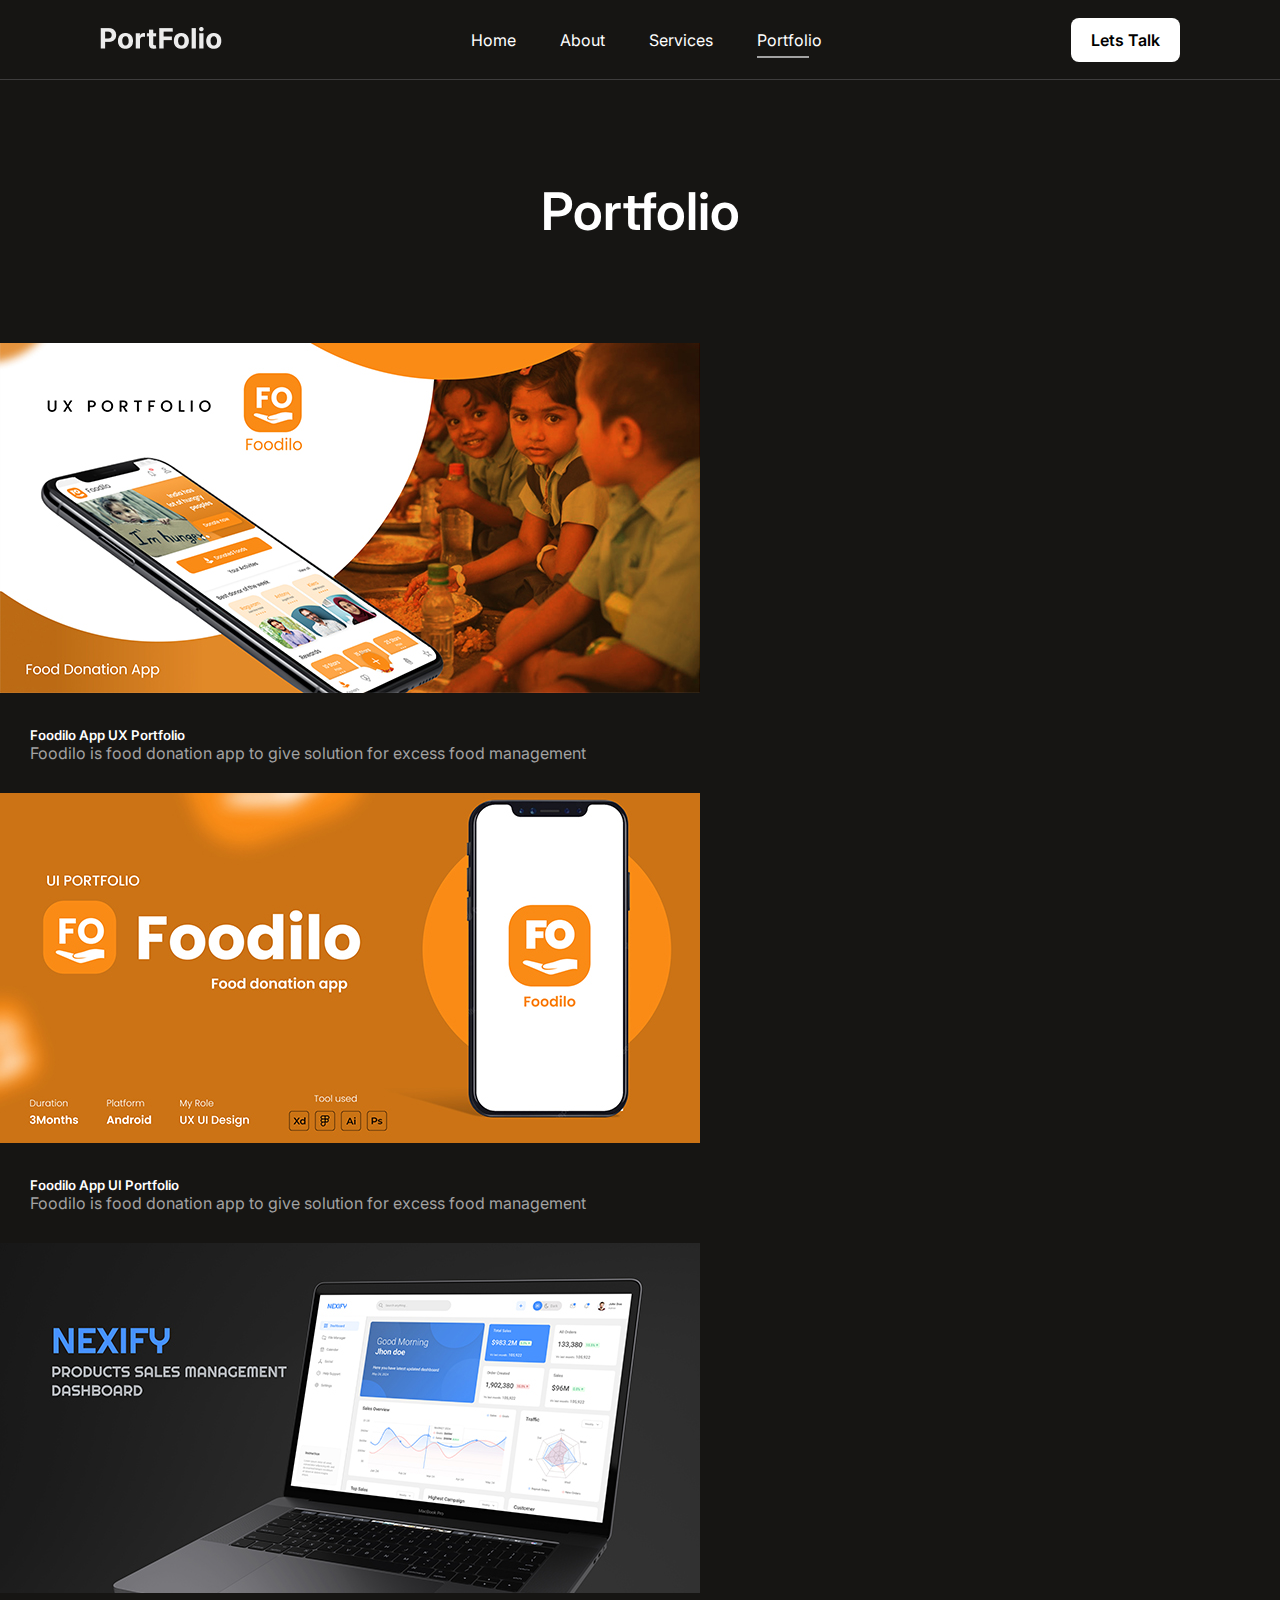
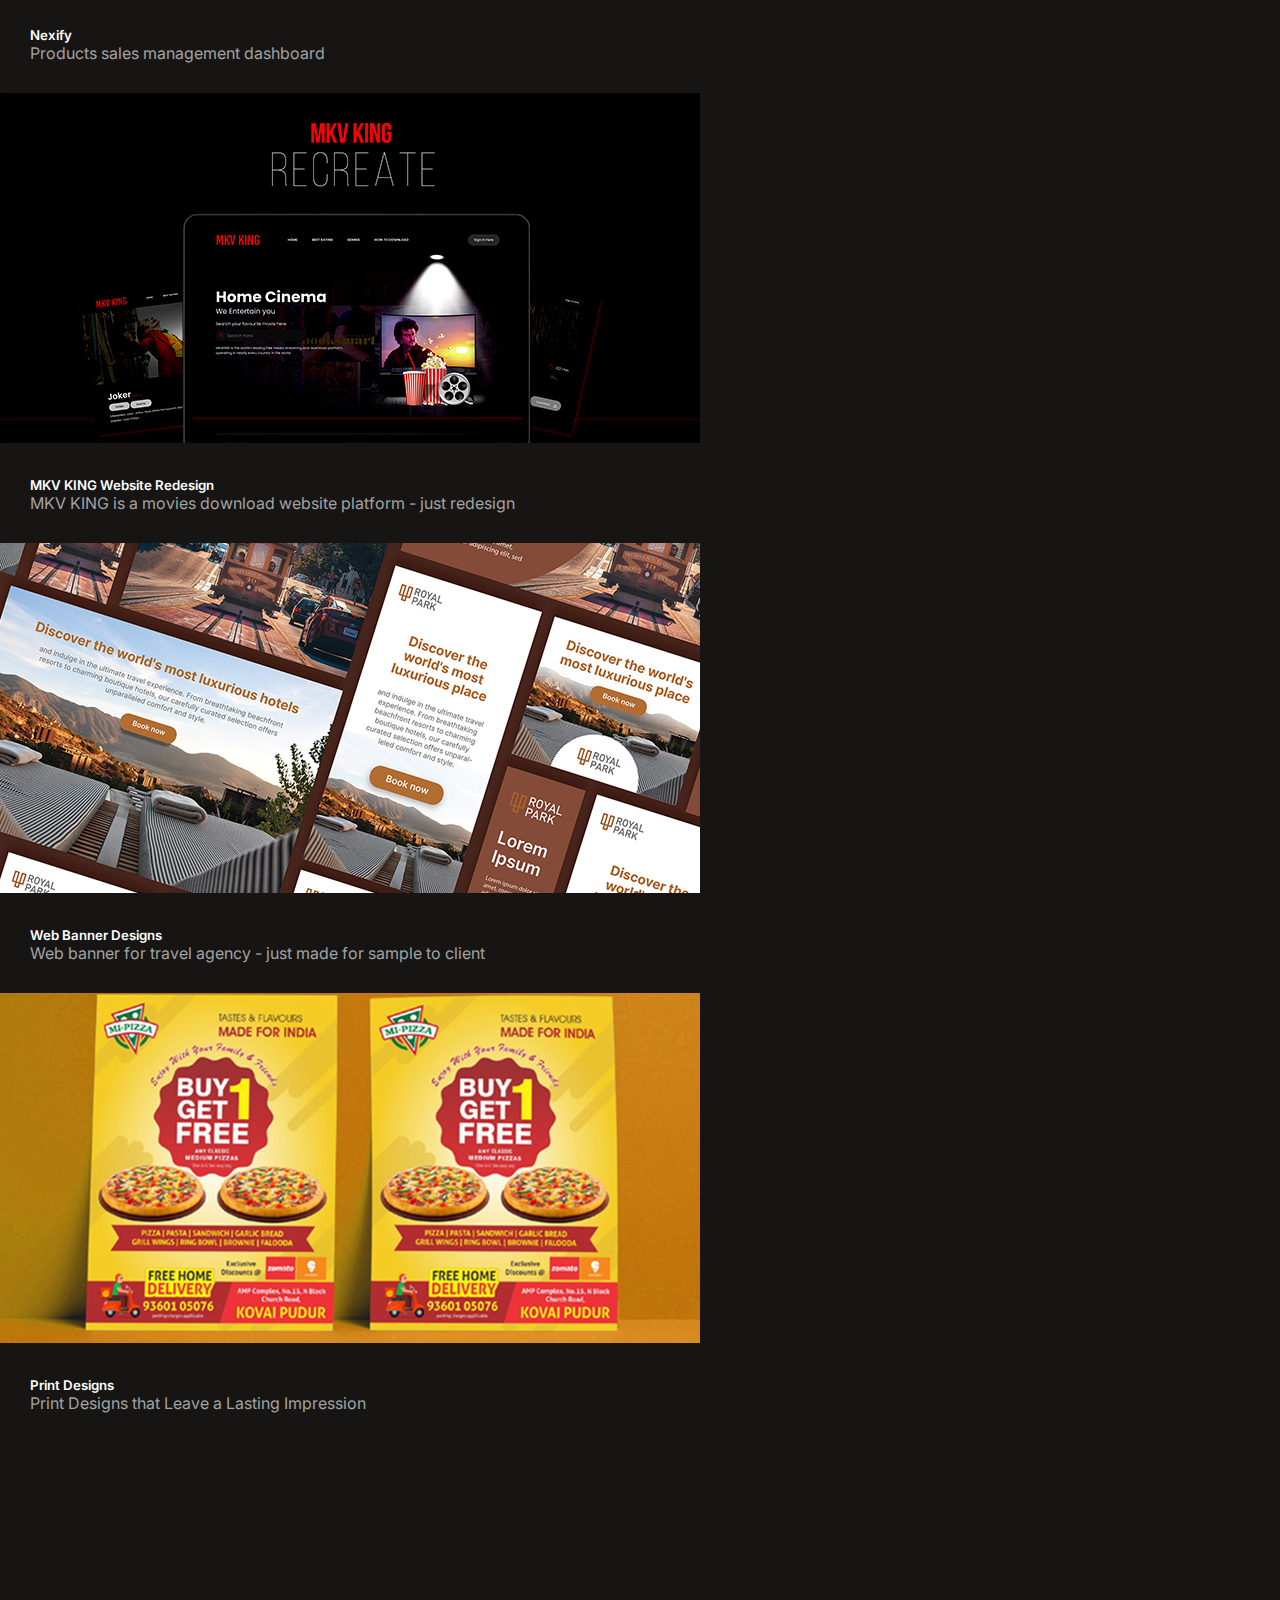
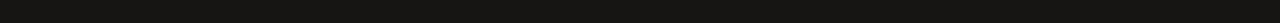
<file: portfolio.html>
<!DOCTYPE html>
<html lang="en">
  <head>
    <meta charset="UTF-8" />
    <meta name="viewport" content="width=device-width, initial-scale=1.0" />
    <title>Document</title>

    <link rel="stylesheet" href="/Styles/style.css" />

    <!-- Bootstrap CDN  -->
    <link
      href="https://cdn.jsdelivr.net/npm/bootstrap@5.0.2/dist/css/bootstrap.min.css"
      rel="stylesheet"
      integrity="sha384-EVSTQN3/azprG1Anm3QDgpJLIm9Nao0Yz1ztcQTwFspd3yD65VohhpuuCOmLASjC"
      crossorigin="anonymous"
    />
    <script
      src="https://cdn.jsdelivr.net/npm/bootstrap@5.0.2/dist/js/bootstrap.bundle.min.js"
      integrity="sha384-MrcW6ZMFYlzcLA8Nl+NtUVF0sA7MsXsP1UyJoMp4YLEuNSfAP+JcXn/tWtIaxVXM"
      crossorigin="anonymous"
    ></script>

    <!-- feather icon  -->
    <link
      rel="stylesheet"
      href="https://cdnjs.cloudflare.com/ajax/libs/font-awesome/6.5.1/css/all.min.css"
    />

    <!-- font  -->
    <style>
      @import url("https://fonts.googleapis.com/css2?family=Inter:wght@100..900&display=swap");
    </style>
  </head>
  <body>
    <header class="header-section">
      <div class="logo">
        <a href="/index.html">
          <div class="logo-image">
            <img src="/Images/Logo.png" alt="" />
          </div>
        </a>
      </div>
      <ul class="navbar">
        <li><a href="index.html">Home</a></li>
        <li><a href="about.html">About</a></li>
        <li><a href="services.html">Services</a></li>
        <li><a href="#portfolio" class="active">Portfolio</a></li>
      </ul>
      <div class="nav-icons">
        <i class="fas fa-bars" id="menu-bars"></i>
        <a href="https://web.whatsapp.com/send/?phone=8248668791&amp;text&amp;type=phone_number&amp;app_absent=0" title="Share on WhatsApp" id="action-button" class="_9vcv _advm _9scb" data-ms="{&quot;creative&quot;:&quot;link&quot;}"><span class="_advp _aeam">Lets Talk</a>
      </div>
    </header>

    <section class="portfolio-page">
      <h1>Portfolio</h1>
      <div class="container">
        <div class="row">
          <div class="col-12 col-lg-6 col-md-12 p-3">
            <a href="https://www.behance.net/gallery/161220581/Foodilo-App-UX-Portfolio" style="text-decoration: none">
              <div class="card bg-dark">
                <img
                  src="/Images/portfolio-image-1.jpg"
                  class="card-img-top"
                  alt="..."
                />
                <div class="card-body" style="padding: 30px">
                  <h5 class="card-title" style="font-weight: 600">
                    Foodilo App UX Portfolio
                  </h5>
                  <p class="card-text">
                    Foodilo is food donation app to give solution for excess
                    food management
                  </p>
                </div>
              </div>
            </a>
          </div>

          <div class="col-12 col-lg-6 col-md-12 p-3">
            <a href="https://www.behance.net/gallery/161223671/Foodilo-UI-Portfolio" style="text-decoration: none">
              <div class="card bg-dark">
                <img
                  src="/Images/portfolio-image-2.jpg"
                  class="card-img-top"
                  alt="..."
                />
                <div class="card-body" style="padding: 30px">
                  <h5 class="card-title" style="font-weight: 600">
                    Foodilo App UI Portfolio
                  </h5>
                  <p class="card-text">
                    Foodilo is food donation app to give solution for excess
                    food management
                  </p>
                </div>
              </div>
            </a>
          </div>
        </div>
      </div>

      <div class="container">
        <div class="row">
          <div class="col-12 col-lg-6 col-md-12 p-3">
            <a href="https://www.behance.net/gallery/189296285/Nexify" style="text-decoration: none">
              <div class="card bg-dark">
                <img
                  src="/Images/portfolio-image-3.jpg"
                  class="card-img-top"
                  alt="..."
                />
                <div class="card-body" style="padding: 30px">
                  <h5 class="card-title" style="font-weight: 600">
                    Nexify
                  </h5>
                  <p class="card-text">
                    Products sales management dashboard
                  </p>
                </div>
              </div>
            </a>
          </div>

          <div class="col-12 col-lg-6 col-md-12 p-3">
            <a href="https://www.behance.net/gallery/160867749/MKV-KING-redesign" style="text-decoration: none">
              <div class="card bg-dark">
                <img
                  src="/Images/portfolio-image-4.jpg"
                  class="card-img-top"
                  alt="..."
                />
                <div class="card-body" style="padding: 30px">
                  <h5 class="card-title" style="font-weight: 600">
                    MKV KING Website Redesign
                  </h5>
                  <p class="card-text">
                    MKV KING is a movies download website platform - just redesign
                  </p>
                </div>
              </div>
            </a>
          </div>
        </div>
      </div>
      <div class="container">
        <div class="row">
          <div class="col-12 col-lg-6 col-md-12 p-3">
            <a href="https://www.behance.net/gallery/176222805/Web-banner-design" style="text-decoration: none">
              <div class="card bg-dark">
                <img
                  src="/Images/portfolio-image-5.jpg"
                  class="card-img-top"
                  alt="..."
                />
                <div class="card-body" style="padding: 30px">
                  <h5 class="card-title" style="font-weight: 600">
                    Web Banner Designs
                  </h5>
                  <p class="card-text">
                    Web banner for travel agency - just made for sample to client
                  </p>
                </div>
              </div>
            </a>
          </div>

          <div class="col-12 col-lg-6 col-md-12 p-3">
            <a href="https://drive.google.com/file/d/18v-sW9c8Hb0Jd_WxPvg5bn0EV2fAp6o-/view?usp=sharing" style="text-decoration: none">
              <div class="card bg-dark">
                <img
                  src="/Images/portfolio-image-6.jpg"
                  class="card-img-top"
                  alt="..."
                />
                <div class="card-body" style="padding: 30px">
                  <h5 class="card-title" style="font-weight: 600">
                    Print Designs
                  </h5>
                  <p class="card-text">
                    Print Designs that Leave a Lasting Impression
                  </p>
                </div>
              </div>
            </a>
          </div>
        </div>
      </div>
    </section>

    <script src="https://flackr.github.io/scroll-timeline/dist/scroll-timeline.js"></script>
    <script src="/Script/script.js"></script>
  </body>
</html>
</file>
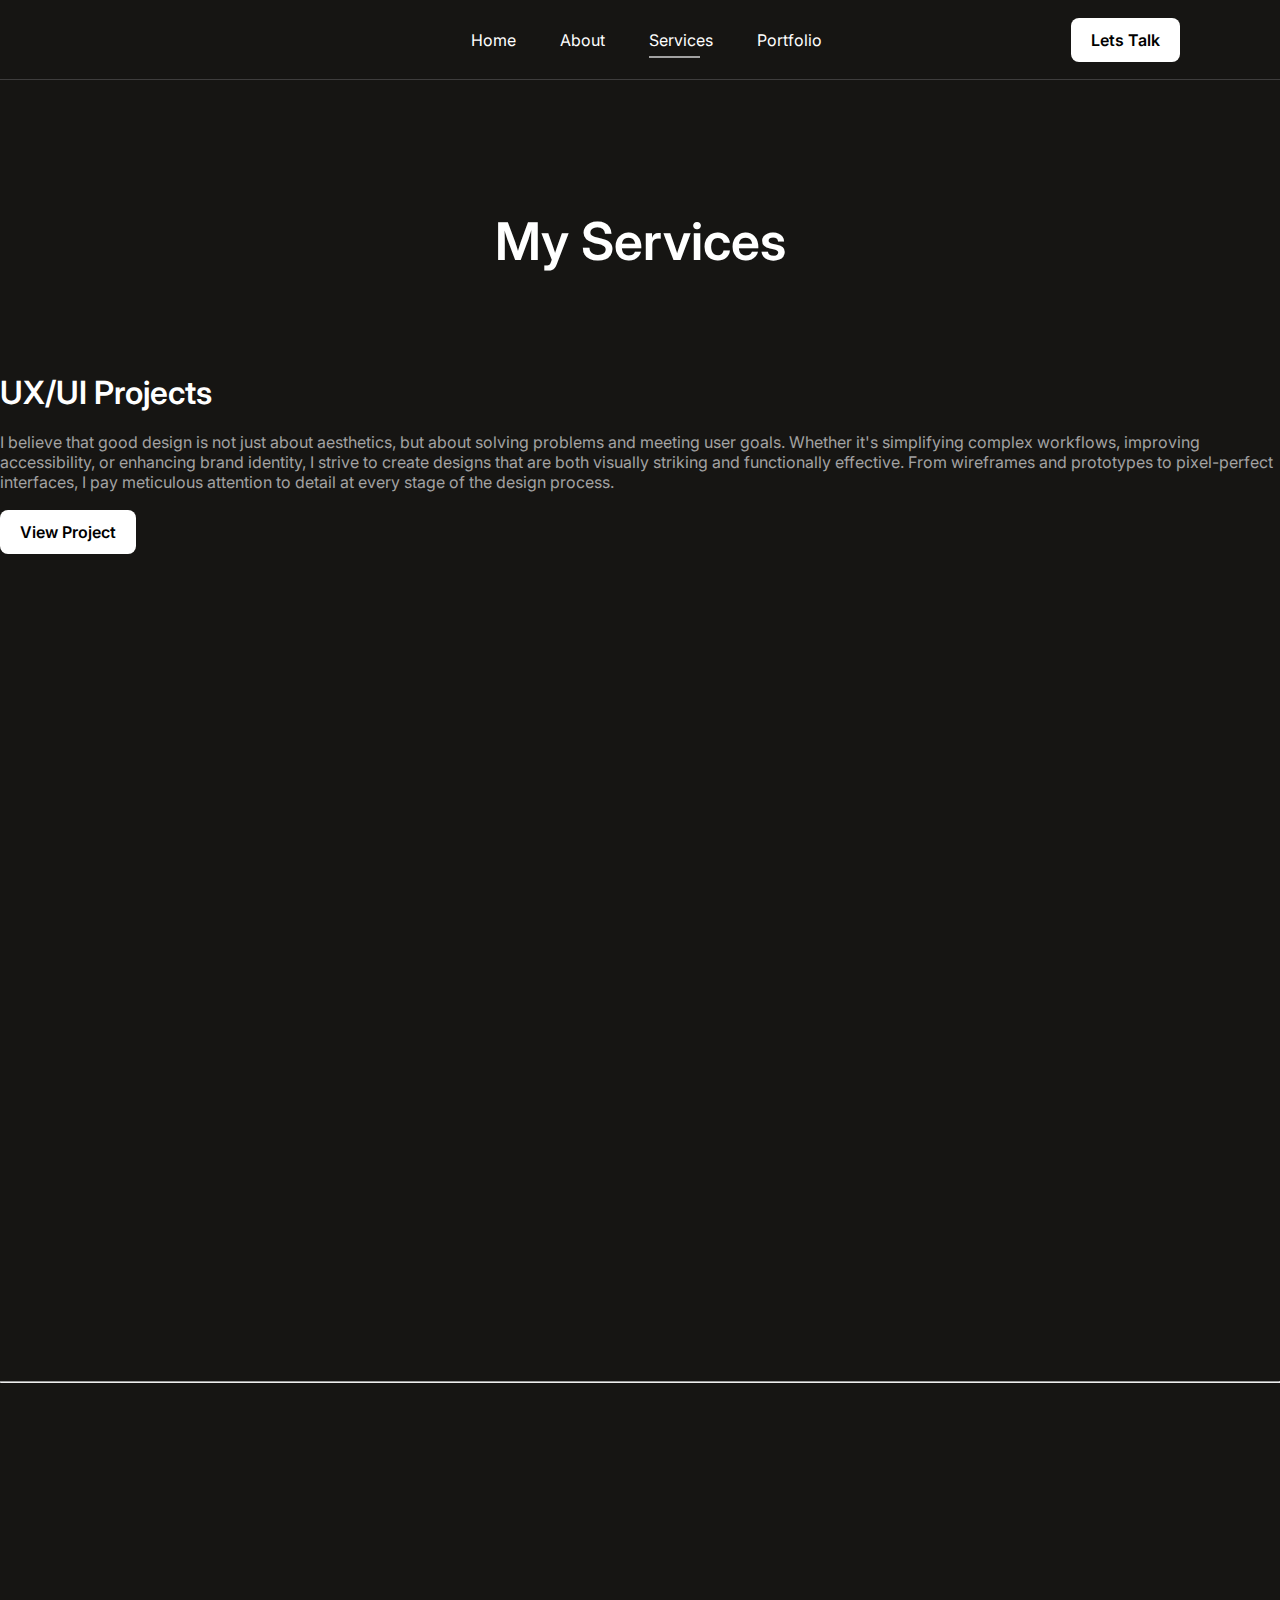
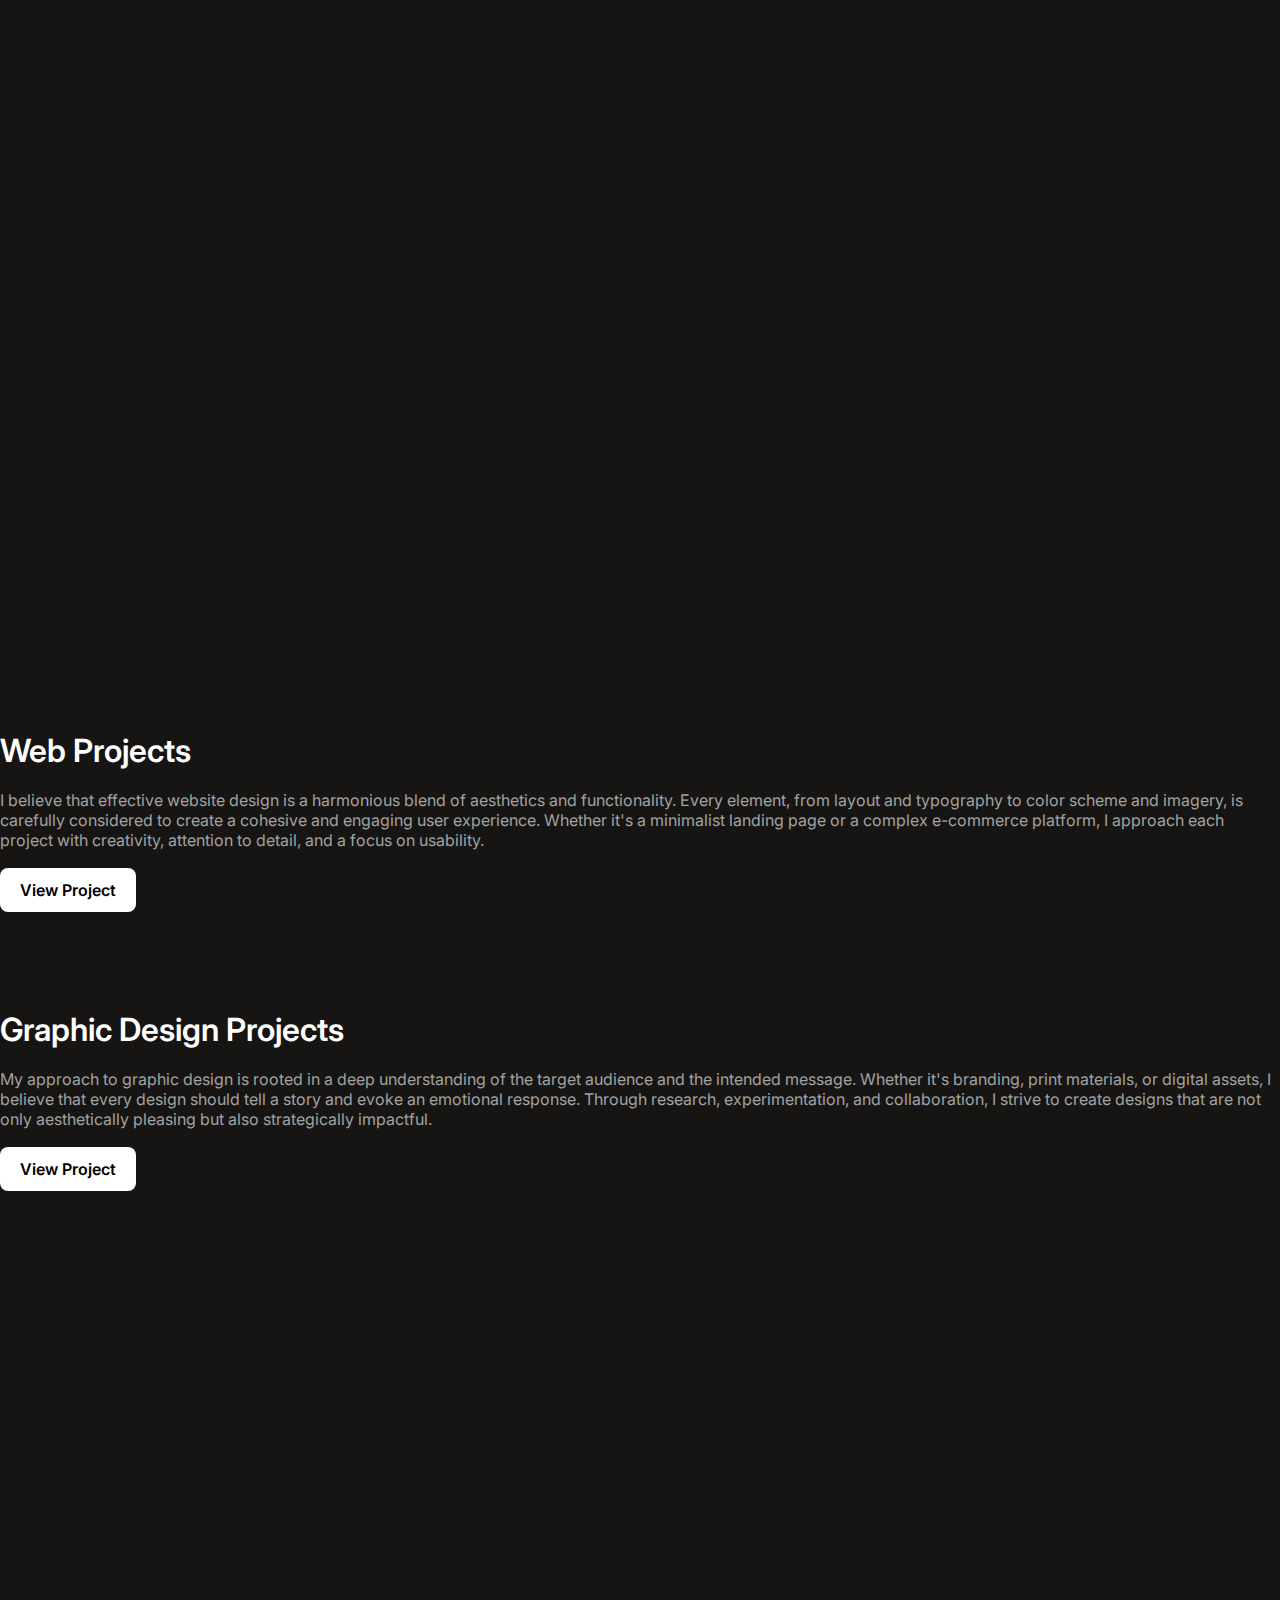
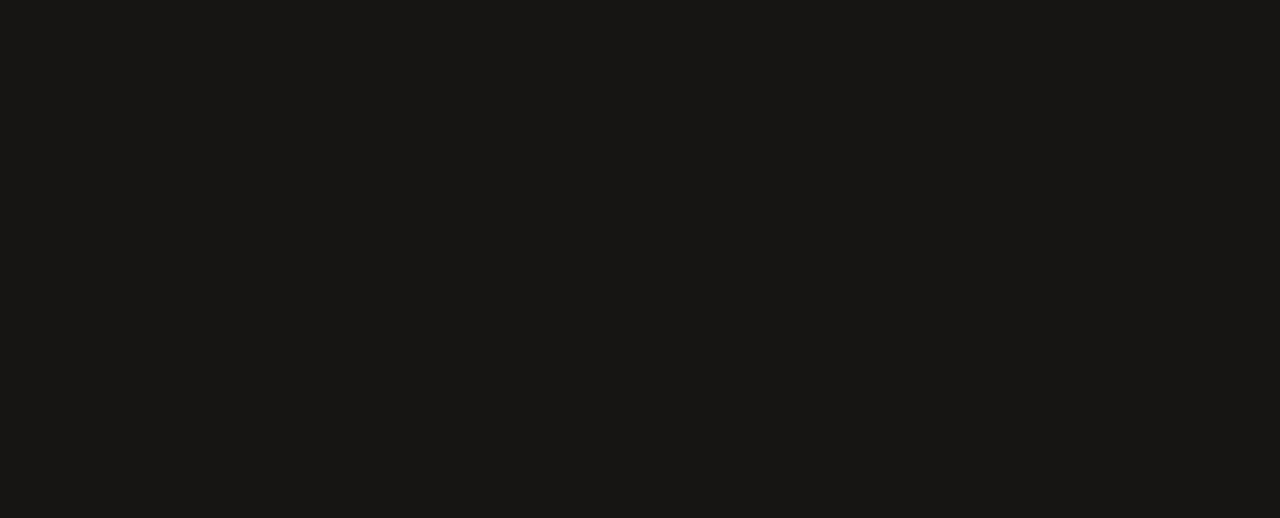
<file: services.html>
<!DOCTYPE html>
<html lang="en">
  <head>
    <meta charset="UTF-8" />
    <meta name="viewport" content="width=device-width, initial-scale=1.0" />
    <title>Document</title>

    <link rel="stylesheet" href="/Styles/style.css" />

    <!-- Bootstrap CDN  -->
    <link
      href="https://cdn.jsdelivr.net/npm/bootstrap@5.0.2/dist/css/bootstrap.min.css"
      rel="stylesheet"
      integrity="sha384-EVSTQN3/azprG1Anm3QDgpJLIm9Nao0Yz1ztcQTwFspd3yD65VohhpuuCOmLASjC"
      crossorigin="anonymous"
    />
    <script
      src="https://cdn.jsdelivr.net/npm/bootstrap@5.0.2/dist/js/bootstrap.bundle.min.js"
      integrity="sha384-MrcW6ZMFYlzcLA8Nl+NtUVF0sA7MsXsP1UyJoMp4YLEuNSfAP+JcXn/tWtIaxVXM"
      crossorigin="anonymous"
    ></script>

    <!-- feather icon  -->
    <link
      rel="stylesheet"
      href="https://cdnjs.cloudflare.com/ajax/libs/font-awesome/6.5.1/css/all.min.css"
    />

    <!-- font  -->
    <style>
      @import url("https://fonts.googleapis.com/css2?family=Inter:wght@100..900&display=swap");
    </style>
  </head>
  <body>
    <header class="header-section">
      <div class="logo">
        <a href="/index.html">
          <div class="logo-image">
            <img src="/Images/Logo.png" alt="" />
          </div>
        </a>
      </div>
      <ul class="navbar">
        <li><a href="index.html">Home</a></li>
        <li><a href="about.html">About</a></li>
        <li><a href="services.html" class="active">Services</a></li>
        <li><a href="/portfolio.html">Portfolio</a></li>
        
      </ul>
      <div class="nav-icons">
        <i class="fas fa-bars" id="menu-bars"></i>
        <a href="https://web.whatsapp.com/send/?phone=8248668791&amp;text&amp;type=phone_number&amp;app_absent=0" title="Share on WhatsApp" id="action-button" class="_9vcv _advm _9scb" data-ms="{&quot;creative&quot;:&quot;link&quot;}"><span class="_advp _aeam">Lets Talk</a>
      </div>
    </header>

    <section class="myservices">
      <h1>My Services</h1>
      <div class="container">
        <div class="row">
          <div class="col-12 col-lg-6 col-md-12 pb-5">
            <div class="text-content">
              <h2>UX/UI Projects</h2>
              <p>
                I believe that good design is not just about aesthetics, but about solving problems and meeting user goals. Whether it's simplifying complex workflows, improving accessibility, or enhancing brand identity, I strive to create designs that are both visually striking and functionally effective. From wireframes and prototypes to pixel-perfect interfaces, I pay meticulous attention to detail at every stage of the design process.
              </p>
              <a class="button" href="https://www.behance.net/gallery/161220581/Foodilo-App-UX-Portfolio">View Project</a>
            </div>
          </div>
          <div class="col-12 col-lg-6 col-md-12">
            <div class="image">
              <img src="/Images/myserviceimage-1.png" alt="" />
            </div>
          </div>
        </div>
      </div>
      <hr class="mt-5 mb-5" style="color: white;">
    </section>

    <section class="myservices">
      <div class="container">
        <div class="row">
          <div class="col-12 col-lg-6 col-md-12">
            <div class="image">
              <img src="/Images/myserviceimage-2.jpg" alt="" />
            </div>
          </div>
          <div class="col-12 col-lg-6 col-md-12 pb-5">
            <div class="text-content">
              <h2>Web Projects</h2>
              <p>
                I believe that effective website design is a harmonious blend of aesthetics and functionality. Every element, from layout and typography to color scheme and imagery, is carefully considered to create a cohesive and engaging user experience. Whether it's a minimalist landing page or a complex e-commerce platform, I approach each project with creativity, attention to detail, and a focus on usability.
              </p>
              <a class="button" href="https://www.behance.net/gallery/189296285/Nexify">View Project</a>
            </div>
          </div>
        </div>
      </div>
    </section>

    <section class="myservices">
      <div class="container">
        <div class="row">
          <div class="col-12 col-lg-6 col-md-12 pb-5">
            <div class="text-content">
              <h2>Graphic Design Projects</h2>
              <p>
                My approach to graphic design is rooted in a deep understanding of the target audience and the intended message. Whether it's branding, print materials, or digital assets, I believe that every design should tell a story and evoke an emotional response. Through research, experimentation, and collaboration, I strive to create designs that are not only aesthetically pleasing but also strategically impactful.
              </p>
              <a class="button" href="https://drive.google.com/file/d/18v-sW9c8Hb0Jd_WxPvg5bn0EV2fAp6o-/view?usp=sharing">View Project</a>
            </div>
          </div>
          <div class="col-12 col-lg-6 col-md-12 pb-3">
            <div class="image">
              <img src="/Images/myserviceimage-3.jpg" alt="" />
            </div>
          </div>
        </div>
      </div>
    </section>

    <script src="https://flackr.github.io/scroll-timeline/dist/scroll-timeline.js"></script>
    <script src="/Script/script.js"></script>
  </body>
</html>

<style>
  p,
  .image {
    animation: fade 3s linear both;
    animation-timeline: view();
    animation-range: entry 50% cover 50%;
  }

  img {
    scale: 1;
    opacity: 0;
    animation: fade linear forwards;
    animation-timeline: view();
    animation-range: entry-crossing;
  }

  @keyframes fade {
    from {
      opacity: 0;
    }
    to {
      opacity: 1;
    }
    0% {
      opacity: 0;
    }
    50% {
      opacity: 1;
      transform: translate(0 100px);
    }
    100% {
      transform: translate(0);
    }
  }

  h1 {
    animation: scale linear forwards;
    animation-timeline: scroll();
    animation-range: exit;
  }

  @keyframes scale {
    from {
      transform: translate(500px 0px);
    }
    to {
      transform: translate(0);
    }
  }
</style>
</file>
<file: Styles/style.css>
@import url('https://fonts.googleapis.com/css2?family=Inter:wght@100..900&display=swap');

* {
    
    box-sizing: border-box;
    padding: 0;
    margin: 0;
    scroll-behavior: smooth;
}

* {
    font-family: "Inter", sans-serif;
    font-optical-sizing: auto;
    font-style: normal;
    font-variation-settings:
      "slnt" 0;
  }

section {
    display: block;
}
  header {
    position: fixed;
    width: 100%;
    display: flex;
    align-items: center;
    background-color: #161513;
    height: 80px;
    padding: 10px 100px;
    justify-content: space-between;
    border-bottom: 1px solid #3E3D3D;
    z-index: 100;
  }

header ul{
    margin: auto;
}

header ul li {
    display: inline-block;
}

header .navbar li a{
    color: white;
    text-decoration: none;
    padding: 0 0px;
    margin: 20px;
    font-size: 16px;
    position: relative;
}

header .navbar li a::after{
    content: "";   
    width: 0%;
    height: 2px;
    background: #A2A2A2;
    position: absolute;
    left: 0;
    bottom: -8px;
    transition: 0.5sec;
}

header .navbar li a:hover::after {
    width: 80%;
}
header .navbar li a.active::after {
    width: 80%;
}


header .nav-icons a {
    color: #000;
    padding: 12px 20px;
    background-color: white;
    text-decoration: none;
    color: #000;
    font-family: Inter;
    font-size: 16px;
    font-style: normal;
    font-weight: 600;
    line-height: normal;
    border-radius: 8px;
}

header .nav-icons i {
    cursor: pointer;
    margin-left: 0.5rem;
    padding: 14px 10px;
    border-radius: 8px;
    width: 4.5rem;
    text-align: center;
    font-size: 16px;
    font-weight: 600;
    color: #000;
    background-color: #eee;
}
header .nav-icons i {
    display: none;
}

header .nav-icons a:hover {
    background-color: #161513;
    color: white;
    border: 1.5px solid white;
}

.hero {
    padding-top: 80px;
    background-color: #161513;
    margin: auto;
}

.hero .container .row .text-content {
    margin: auto;
    align-items: center;
    padding-top:100px ;
}

.hero .container .row .text-content h1,h3{
    color: white;
}

.hero .container .row .text-content h1 {
    font-size: 56px;
    font-weight: 600;
    position: relative;
}

.hero .container .row .text-content h3 {
    font-weight: 200;
    position: absolute;
    left: 530px;
}

.hero .container .row .text-content p {
    color: #A2A2A2;
    padding-top: 20px;
    padding-bottom: 20px;
}

.hero .container .row .text-content .hero-buttons {
    display: flex;
    gap: 14px;
}
.hero .container .row .text-content .hero-buttons .button-1{
    color: #000;
    padding: 12px 20px;
    background-color: white;
    text-decoration: none;
    color: #000;
    font-family: Inter;
    font-size: 16px;
    font-style: normal;
    font-weight: 600;
    line-height: normal;
    border-radius: 8px;
    transform: scale(1);
    transition: 0.5s;
}

.hero .container .row .text-content .hero-buttons .button-1:hover {
    transform: scale(1.1);
}

.hero .container .row .text-content .hero-buttons .button-2:hover {
    transform: scale(1.1);
}

.hero .container .row .text-content .hero-buttons .button-2 {
    color: white;
    padding: 12px 20px;
    background-color:#161513;
    border: 1px solid #FFF9F9;
    text-decoration: none;
    font-family: Inter;
    font-size: 16px;
    font-style: normal;
    font-weight: 600;
    line-height: normal;
    border-radius: 8px;

}

.hero .container .row .text-content .follow {
    padding: 30px 0px;
}

.hero .container .row .text-content .follow h6 {
    color: #A2A2A2;
}
.hero .container .row .text-content .follow a svg {
    color: #A2A2A2;
}

.hero .container .row .text-content .follow a svg:hover {
    color:white;
}

.hero .container .image {
    height: auto;
    width: 100%;
}
.hero .container .image img {
    display: block;
    margin: auto;
    max-width: 100%;
    height: auto;
    object-fit: cover;
}



.about {
    background-color:  #1E1E1E;
    
}

.about .image {
   max-width: 100%;
   height: auto;
}

.about .image img {
    display: block;
    margin: auto;
    width: auto;
    height: 100%;
    object-fit: fill;
}

.about .text-content {
    
    width: 60%;
    align-items: center;
    justify-items: center;
    padding: 100px 0;
        
}

.about .text-content h1 {
    font-size: 32px;
    color: white;
}

.about .text-content span {
    font-size: 24px;
    color: white;
}

.about .text-content p {
    padding-top: 10px;
    color: #A2A2A2;
    font-family: Inter;
    font-size: 14px;
    font-style: normal;
    font-weight: 400;   
    
}

.about .text-content .about-numbers {
    padding-top: 10px;
    padding-bottom: 30px;
    display: flex;
    align-items: flex-start;
    gap: 40px;
}

.about .text-content .about-numbers .anime {
    display: flex;
}




.about .text-content svg {
    color:#000;
    display: none;
}
.about .text-content svg:hover {
    color: white;
}

.about .text-content a:hover svg::after{
    color:  white;
    display: block;
}

.about .text-content a{
    color: #000;
    padding: 12px 20px;
    background-color: white;
    text-decoration: none;
    color: #000;
    font-family: Inter;
    font-size: 16px;
    font-style: normal;
    font-weight: 600;
    line-height: normal;
    border-radius: 8px;
    transform: scale(1);
    transition: 0.5s;
}

.about .text-content a:hover {
   background-color:  #1E1E1E;
   color: white;
   border: 1px solid white;
}


.selected-projects {
    background: #161513;
}

.selected-projects .col-12 {
    padding: 100px 0;
}

.selected-projects .text-content h1 {
    font-size: 32px;
    color: white;
}

.selected-projects .text-content p {
    color: #A2A2A2;
}

.selected-projects .image {
    box-shadow: #e1bcbc;
    padding-top: 50px;
    overflow: hidden;
    align-items: center;
}
.selected-projects .image:hover {
    transform: scale(1.05);
}
.selected-projects .image img {
    width: 100%;
    height: 450px;
    border-radius: 12px;
    object-fit: cover;
}





.testimonial {
    background-color:  #1E1E1E;
}

.testimonial .text-content {
    padding-top: 115px;
    padding-bottom: 40px;
    margin: auto;
    text-align: center;
    width: 40%;
}

.testimonial .text-content h1 {
    font-size: 32px;
    color: white;
}

.testimonial .text-content p {
    color: #A2A2A2;
}

.testimonial-card {
    align-items: center;
    margin: auto;
    background-color: #252525;
    padding: 43px;
    border-radius: 24px;
    margin-bottom: 167px;
    transition: 0.5s;
}

.testimonial-card:hover {

    background-color:	#383838;
    transform: scale(1.1);
    box-shadow: 2px 2px 50px #181818;
}

.testimonial-card .person {
    padding-bottom: 20px;
}

.testimonial-card .person h3 {
    text-align: center;
    color: white;
    font-size: 18px;
}

.testimonial-card .person h6 {
    text-align: center;
    font-size: 14px;
    color: #A2A2A2;
}

.testimonial-card .person-review p {
    font-size: 14px;
    color: #A2A2A2;
    padding: 0 35px;
    text-align: center;

}

.follow-section {
    background-color: #161513;
}

.follow-section .image {
    height: 100%;
    width: auto;
}

.follow-section .image img {

    display: block;
    margin: auto;
    max-width: 100%;
    height: auto;
    object-fit: cover;
}

.follow-section .follow-text {
    padding: 40px;
    border-radius: 12px;
    border: 2px solid white;
    width: 60%;
    margin: 180px 0;
}

.follow-section .follow-text h1 {
    color: white;
    font-size: 28px;
    padding-bottom: 15px;
}

.follow-section .follow-text p {
    color: #A2A2A2;
    font-size: 14px;
    padding-bottom: 0px;
}

.follow-section .follow-text .social-icons svg{

    color: #A2A2A2;
    height: 40px;
    width: auto;
    margin: 5px

}

.follow-section .follow-text .social-icons svg:hover {
    color: white;
}


footer {
    background-color: #1E1E1E;
}

footer .logo {
    margin-top: 40px;
}



.running .text {
    
    display: flex;
}

/* animation */

footer p {
    width: 40%;
}









@media (max-width:995px) {


    header {
        padding: 10px 20px;

    }

    header .logo .logo-image img {
        width: 85px;
    }

    header .nav-icons #menu-bars {
        display: inline-block;
    }
    
    header .navbar {
        position: absolute;
        background-color: #1E1E1E;
        top: 80px;
        left: 0;
        right: 0;
        border-top: .1rem solid rgb(0,0,0,0.2);
        border-bottom: .1rem solid rgb(0,0,0,0.2);
        padding: 1rem;
        display: none;
        z-index: 10000;
    }
    

    header .navbar.active {
        display:block;
    }
    
    header .navbar li {
        display: block;
        padding: 20px 0;
    }
    header .navbar li:hover {
        background-color: #3E3D3D;
    }
    header .nav-icons i {
        font-size: 14px;
        width: 50px;
        padding: 10px 8px;
    }

    header .nav-icons a {
        font-size: 14px;
        width: 50px;
        padding: 9px 12px;
    }
    .hero .container .row .text-content {
        padding-top:25px ;
        width: 95%;
        margin: auto;
    }
    .hero .container .row .text-content h1 {
        font-size: 40px;
    }
    .hero .container .row .text-content p {
        font-size: 14px;
        padding-top: 10px;
    }
    
    .hero .container .row .text-content .hero-buttons .button-1{
        font-size: 14px;
    }

    .hero .container .row .text-content .hero-buttons .button-2{
        font-size: 14px;
    }
    .about .text-content {
       
        padding: 50px 0;
        width: 80%;
        margin: auto;
    }

    .about .text-content .about-numbers {
        display: block;
    }

    .about .text-content .about-numbers .numbers  p {
        padding:0;
        margin-bottom: 30px;
    }
    .about .image {
        display: none;
    }
    .selected-projects .col-12 {
        padding: 40px 0;
    }
    .selected-projects .text-content {
        margin: auto;
        width: 90%;
    }

    .selected-projects .text-content p {
        font-size: 14px;
    }

    .selected-projects .image {
        padding-top: 10px;
    }
    .testimonial {
        padding-bottom: 30px;
    }
    .testimonial .text-content {
        padding-top: 30px;
        padding-bottom: 20px;
        width: 90%;
    }
    .testimonial .text-content p {
        font-size: 14px;
    }

    .testimonial-card {
        margin-bottom: 15px;
    }
    .testimonial-card:hover {
        background-color: #252525;
    }

    .testimonial-card .person-review p {
        padding: 0 10px;
    }

    .follow-section .follow-text {
        padding: 40px;
        border-radius: 12px;
        border: 2px solid white;
        width: 95%;
        margin: 50px 0;
    }

    
}









/* about page  */

.hero .container .row .text-content-1 {
    margin: auto;
    text-align: center;
    align-items: center;
    padding-top:100px ;
}

.hero .container .row .text-content-1 {
    margin: auto;
    align-items: center;
    padding-top:100px ;
}

.hero .container .row .text-content-1 h1,h3{
    color: white;
}

.hero .container .row .text-content-1 h1 {
    font-size: 56px;
    font-weight: 600;
    position: relative;
}

.hero .container .row .text-content-1 h3 {
    font-weight: 200;
    position: absolute;
    left: 530px;
}

.hero .container .row .text-content-1 p {
    margin: auto;
    width: 40%;
    color: #A2A2A2;
    padding-top: 20px;
    padding-bottom: 40px;
}

.hero .container .row .text-content-1 .hero-buttons .button-1{
    color: #000;
    padding: 12px 20px;
    background-color: white;
    text-decoration: none;
    color: #000;
    font-family: Inter;
    font-size: 16px;
    font-style: normal;
    font-weight: 600;
    line-height: normal;
    border-radius: 8px;
    transform: scale(1);
    transition: 0.5s;
}

.hero .container .row .text-content-1 .hero-buttons .button-1:hover {
    transform: scale(1.1);
}


.hero .container .row .text-content-1 .follow {
    padding: 30px 0px;
}


.hero .container .row .text-content-1 .follow a svg {
    margin: 4px;
    color: #A2A2A2;
}

.hero .container .row .text-content-1 .follow a svg:hover {
    color:white;
}
.about-images {
    background-color: #161513;
    
}

.about-images .image {
    padding: 10px;
   
   width: 100%;
   height: auto;
}

.about-images .image-1 {
    margin: 10px;
    width: 100%;
    height: auto;
    display: none;
 }
 
 .about-images .image-1 img {
    max-width: 100%;
    object-fit: cover;
    border-radius: 20px;
}

.about-images .image img {
    max-width: 100%;
    object-fit: cover;
    border-radius: 20px;
}

.about-images .container {
    padding: 100px 10px;
}

.work-experience {
    margin: auto;
    background-color: #161513;
}

.work-experience .about-numbers {
    padding: 50px 20px;
    display: flex;
    justify-content: center;
    gap: 60px;
}


.work-experience .about-numbers h1 {
    color: white;
}

.work-experience .about-numbers p {
    color: #A2A2A2;
}
.work-experience .education {
    
    padding-bottom: 100px;
}

.work-experience .education hr {
    color: #A2A2A2;
    border: 1.5px solid;
}
.work-experience .education h1{
    color: white;
    font-size: 34px;
    padding-bottom: 30px;
    padding-top: 80px;
} 
.work-experience .education .education-1 h3 {
    font-size: 18px;
    font-weight: 600;
    color: #A2A2A2;
}
.work-experience .education .education-1 h5 {
    font-size: 14px;
    color: #A2A2A2;
}

.work-experience .education .education-1 .degree {
    display: flex;
    justify-content: space-between;
}

.companies {
    background-color: #161513;
}

.companies h1 {
    text-align: center;
    margin: auto;
    padding-top: 100px;
    color: white;
    font-weight: bold;
}
.companies h1 span {
    font-weight: 300;
}

.companies .image-1 {
    padding-top: 50px;
    max-width: 100%;
}
.companies .image-1 img {
    width: 100%;
    height: auto;
    object-fit: cover;
}

.companies .image-2 {
    display: none;
    padding-top: 50px;
    max-width: 100%;
}
.companies .image-2 img {
    
    width: 100%;
    height: auto;
    object-fit: cover;
}
@media (max-width:995px) {

    .work-experience .about-numbers {
        display: block;
        text-align: center;
        
    }

    .companies .image-1 {
        display: none;
    }

    .companies .image-2 {
        display: block;
    }

    .work-experience .about-numbers .numbers {
        padding: 20px;
    }

    .hero .container .row .text-content-1 p {
        width: 85%;
    }
}





.myservices {
    padding-top: 10px;
    padding-bottom: 100px;
    background-color: #161513;
}
.myservices h1 {
    margin-top: 200px;
    text-align: center;
    font-size: 52px;
    color: white;
    font-weight: 600;
    padding-bottom: 100px;
    
}
.myservices .text-content {
    padding-top: 0px;
    
}

.myservices .text-content h2 {
    color: white;
    font-size: 32px;
    font-weight: 600;
    padding-bottom: 20px;
}
.myservices .text-content p {
    color: #A2A2A2;
    padding-bottom: 30px;
}

.myservices .text-content a{
    color: #000;
    padding: 12px 20px;
    background-color: white;
    text-decoration: none;
    color: #000;
    font-family: Inter;
    font-size: 16px;
    font-style: normal;
    font-weight: 600;
    line-height: normal;
    border-radius: 8px;
    transform: scale(1);
    transition: 0.5s;
}
.myservices .text-content a:hover {
    transform: scale(1.1);
}
.myservices .image {
    border-radius: 14px;
    max-height: 100%;
    padding-bottom: 20px;
}

.myservices .image img {
    border-radius: 14px;
    width: 100%;
    
    object-fit: cover;
}


@media (max-width:995px) {

    .myservices h1 {
        margin-top: 10px;
        padding-top: 100px;
        font-size: 38px;
        font-weight: 200;
        padding-bottom: 10px;
    }
    .myservices .text-content h2 {
        padding-bottom: 10px;
        font-size: 24px;
    }
    .myservices .text-content p {
        font-size: 14px;
        padding-bottom: 10px;
    }
    .myservices {
        padding-top: 20px;
        padding-bottom: 20px;
        background-color: #161513;
    }
}

.portfolio-page {
    background-color: #161513;
    padding-top: 180px;
    padding-bottom: 180px;
}

.portfolio-page h1 {
    text-align: center;
    font-size: 52px;
    color: white;
    font-weight: 600;
    padding-bottom: 100px;
}
.portfolio-page h5 {
    color: #161513 !important;
}
.portfolio-page p {
    color: #161513 !important;
}

.card-body h5 {
    color: white !important;
}

.card-body p {
    color: #A2A2A2 !important;
}
@media (max-width:995px) {

    .portfolio-page {
        padding-top: 150px;
        padding-bottom: 100px;
    }
    
    .portfolio-page h1 {
        font-size: 38px;
        font-weight: 200;
        padding-bottom: 50px;
    }
}
</file>
